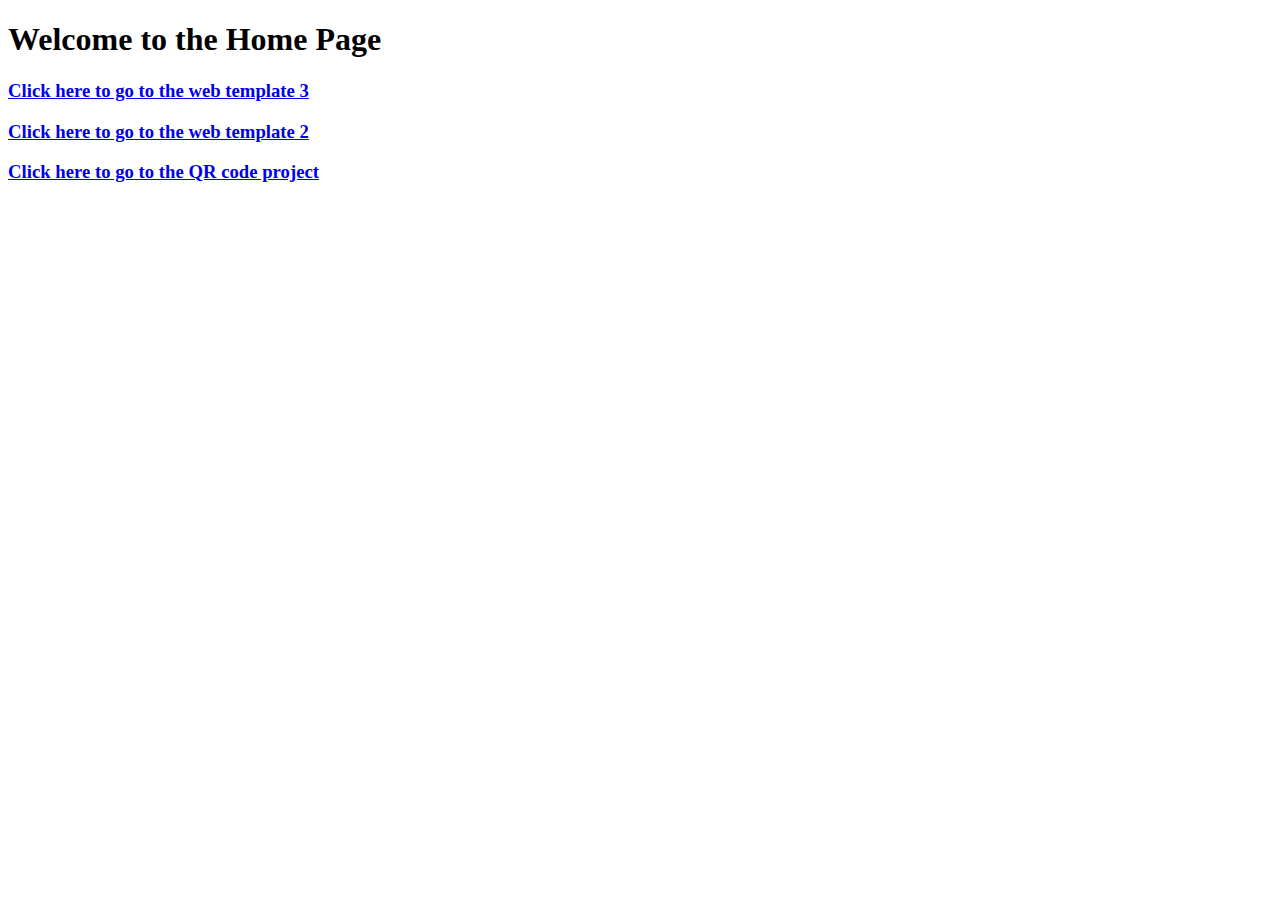
<file: index.html>
<!DOCTYPE html>
<html lang="en">
<head>
  <meta charset="UTF-8">
  <meta name="viewport" content="width=device-width, initial-scale=1.0">
  <title>Document</title>
</head>
<body>
  <h1>Welcome to the Home Page</h1>
  <h3><a href="./html-and-css-template-3/">Click here to go to the web template 3</a></h3>
  <h3><a href="./html-and-css-template-2/">Click here to go to the web template 2</a></h3>
  <h3><a href="./qr-code/">Click here to go to the QR code project</a></h3>
</body>
</html>
</file>
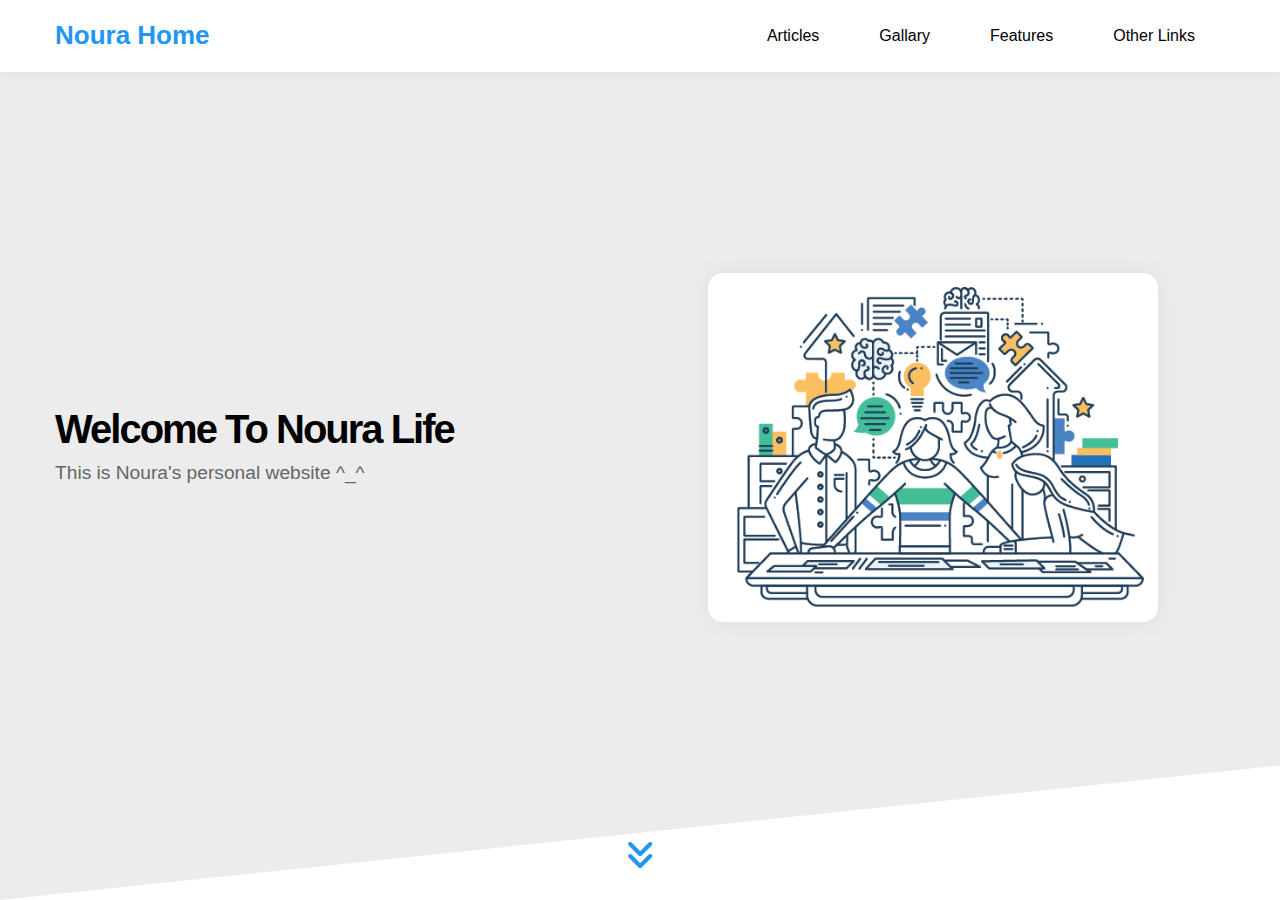
<file: html-and-css-template-3/index.html>
<!DOCTYPE html>
<html lang="en">

<head>
  <meta charset="UTF-8">
  <meta name="viewport" content="width=device-width, initial-scale=1.0">
  <link rel="stylesheet" href="./css/normalize.css">
  <link rel="stylesheet" href="./css/all.css">
  <link rel="stylesheet" href="./css/base.css">
  <title>Noura Noura :)</title>
</head>

<body>
  <!-- >>>>>>>>>>>>>>>>>>>>>>>>>>>>>>>> Header Section -->
  <header class="header">
    <div class="container">
      <a class="logo" href="./">Noura Home</a>
      <ul class="main-nav">
        <li><a href="#articles">Articles</a></li>
        <li><a href="#gallary">Gallary</a></li>
        <li><a href="#features">Features</a></li>
        <li><a href="#other">Other Links</a></li>
      </ul>
    </div>
  </header>
  <!-- >>>>>>>>>>>>>>>>>>>>>>>>>>>>>> End of Header Section -->

  <!-- >>>>>>>>>>>>>>>>>>>>>>>>>>>>>> Landing Section -->
  <div class="landing">
    <div class="container">
      <div class="text">
        <h1>Welcome To Noura Life</h1>
        <p>This is Noura's personal website ^_^</p>
      </div>
      <div class="image">
        <img src="./media/project-1.png" alt="Landing Image">
      </div>
      <a href="#articles" class="go-down">
        <i class="fas fa-angle-double-down fa-2x"></i>
      </a>
    </div>
  </div>
  <!-- >>>>>>>>>>>>>>>>>>>>>>>>>>>>>> End of Landing Section -->

</body>

</html>
</file>
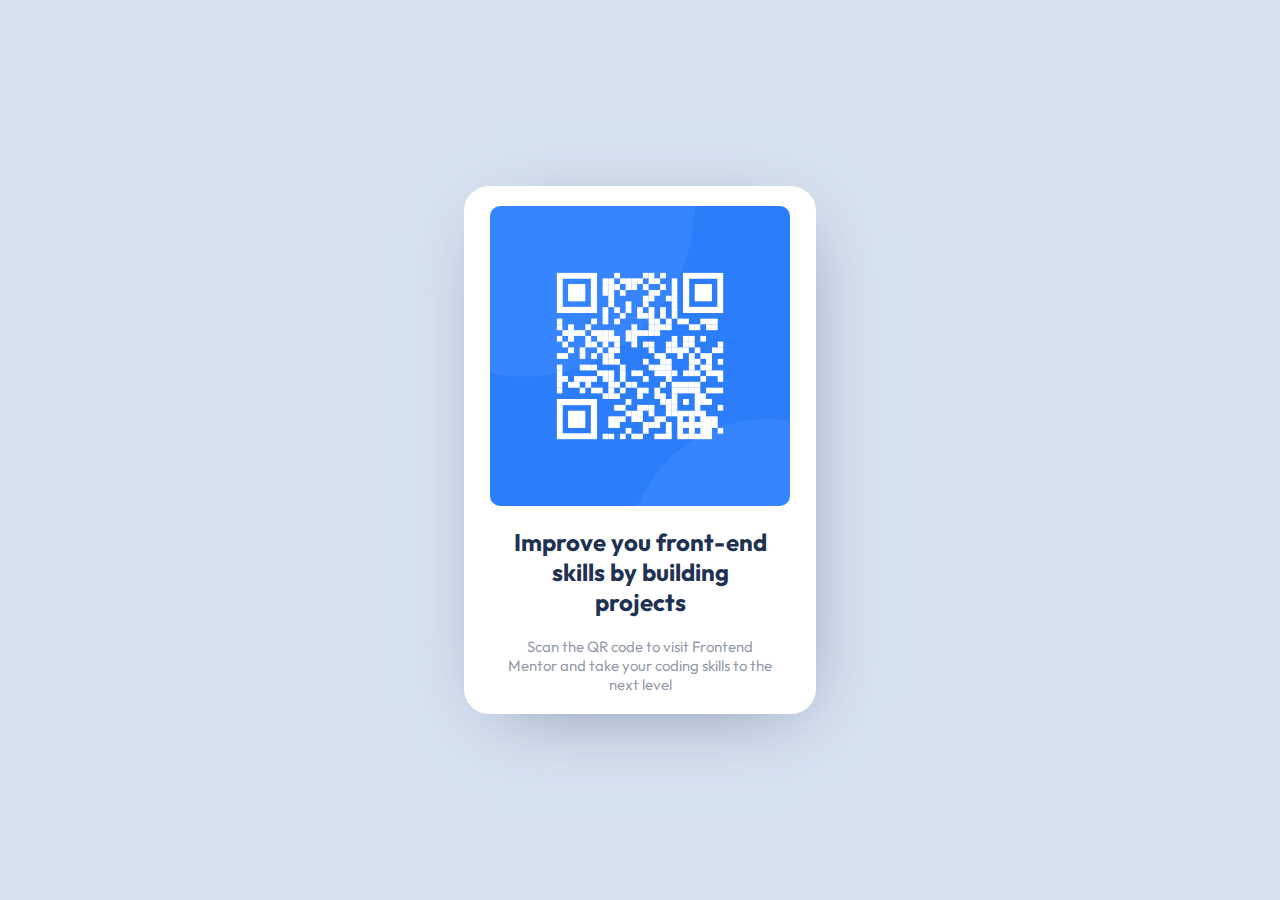
<file: QR Code/index.html>
<!DOCTYPE html>
<html lang="en">
  <head>
    <meta charset="UTF-8">
    <meta name="viewport" content="width=device-width, initial-scale=1.0"> <!-- displays site properly based on user's device -->
    <!-- Including the CSS file -->
    <link rel="stylesheet" href="./styles.css">

    <!-- Embedding the used font "Outfit" -->
    <link rel="preconnect" href="https://fonts.googleapis.com">
    <link rel="preconnect" href="https://fonts.gstatic.com" crossorigin>
    <link href="https://fonts.googleapis.com/css2?family=Outfit:wght@100..900&display=swap" rel="stylesheet">
    
    <!-- Webpage icon -->
    <link rel="icon" type="image/png" sizes="32x32" href="./images/favicon-32x32.png">
    
    <!-- Webpage title -->
    <title>Frontend Mentor | QR code component</title>
  </head>
  <body>
    <main>
      <div class="window shadow">
        <div class="box shadow">
          <img src="./images/image-qr-code.png" alt="QR-code" id="qr-code">
          <h2 class="text">Improve you front-end skills by building projects</h2>
          <p class="text hidden">Scan the QR code to visit Frontend Mentor and take your coding skills to the next level</p>
        </div>
      </div>
    </main>
  </body>
</html>
</file>
<file: html-and-css-template-3/css/base.css>
/** Defined variables */

:root {
  --main-color: #2196f3;
  --secondary-color: #1787e0;
  --dark-color: #1f2021;
  --main-transition: 0.3s;
  --large-screen: 1200px;
  --medium-screen: 992px;
  --small-screen: 768px;
  --very-small-screen: 576px;
}
 
/** >>>>>>>>>>>>>>>>>>>>>>>>>>>>>>> Start of Initialization */
* {
  -webkit-box-sizing: border-box;
  -moz-box-sizing: border-box;
  box-sizing: border-box;
  padding: 0;
  margin: 0;
}

html {
  scroll-behavior: smooth;
}

body {
  font-family: "Open Sans", sans-serif;
}

ul {
  list-style: none;
}

a {
  text-decoration: none;
}

.container {
  width: 100%;
  position: relative;
  left: 50%;
  transform: translateX(-50%);
}

/*? Container sizing */

/* Very small */

@media (max-width: 767px) {
  .container {
    max-width: 500px !important;
  }
}

/* Small */

@media (min-width: 768px) {
  .container {
    max-width: 750px !important;
  }
}

/* Medium */

@media (min-width: 992px) {
  .container {
    max-width: 970px !important;
  }
}

/* Large */

@media (min-width: 1200px) {
  .container {
    max-width: 1170px !important;
  }
}
/** >>>>>>>>>>>>>>>>>>>>>>>>>>>>>>> End of Initialization */

/** >>>>>>>>>>>>>>>>>>>>>>>>>>>>>>> Start of Header */
.header {
  background-color: white;
  color: var(--main-color);
  position: relative;
  box-shadow: 0 0 10px #ddd;
  -webkit-box-shadow: 0 0 10px #ddd;
  -moz-box-shadow: 0 0 10px #ddd;
}

.header .container {
  display: flex;
  justify-content: space-between;
  align-items: center;
  flex-wrap: wrap;
  position: relative;
}

.header .logo {
  font-size: 26px;
  font-weight: bold;
  color: var(--main-color);
  height: 72px;
  display: flex;
  justify-content: center;
  align-items: center;
}

@media (max-width: 767px) {
  .header .logo {
    width: 100%;
    text-align: center;
  }
}

.header .main-nav {
  display: flex;
  justify-content: center;
  align-items: center;
}

@media (max-width: 767px) {
  .header .main-nav {
    margin: auto;
  }
}

.header .main-nav > li > a {
  display: flex;
  justify-content: center;
  align-items: center;
  height: 72px;
  position: relative;
  color: black;
  padding: 0 30px;
  transition: var(--main-transition);
  overflow: hidden;
}

@media (max-width: 767px) {
  .header .main-nav > li > a {
    font-size: 14px;
    padding: 10px;
    height: 40px;
  }
}

.header .main-nav > li > a::before {
  content: "";
  position: absolute;
  width: 100%;
  height: 4px;
  background-color: var(--main-color);
  top: 0;
  left: -100%;
  transition: var(--main-transition);
}

.header .main-nav > li > a:hover {
  color: var(--main-color);
  background-color: #fafafa;
}

.header .main-nav > li > a:hover::before {
  left: 0;
}
/** >>>>>>>>>>>>>>>>>>>>>>>>>>>>>>> End of Header */

/** >>>>>>>>>>>>>>>>>>>>>>>>>>>>>>> Start of Landing */
.landing {
  position: relative;
}

.landing::before {
  content: "";
  position: absolute;
  top: 0;
  left: 0;
  width: 100%;
  height: 100%;
  background-color: #ececec;
  z-index: -1;
  transform: skewY(-6deg);
  transform-origin: top left;
}

.landing .container {
  min-height: calc(100vh - 72px);
  display: flex;
  align-items: center;
  padding-bottom: 72px;
}

.landing .text {
  flex: 1;
}

@media (max-width: 991px) {
  .landing .text {
    text-align: center;
  }
}

.landing .text h1 {
  font-size: 40px;
  margin: 0;
  letter-spacing: -2px;
}

@media (max-width: 1200px) {
  .landing .text h1 {
    font-size: 35px;
  }
}

.landing .text  p {
  font-size: 1.2rem;
  line-height: 1.7;
  margin: 5px 0;
  color: #666;
}

@media (max-width: 767px) {
  .landing .text p {
    font-size: 1rem;
  }
}

.landing .image {
  flex: 1;
  text-align: center;
}

@media (max-width: 991px) {
  .landing .image {
    display: none;
  }
}

.landing .image img {
  width: 450px;
  max-width: 100%;
  border-radius: 15px;
  box-shadow: 0 0 20px #ddd;
  -webkit-box-shadow: 0 0 20px #ddd;
  -moz-box-shadow: 0 0 20px #ddd;
  animation: floating-box 3.5s infinite;
}

.landing .go-down {
  color: var(--main-color);
  position: absolute;
  bottom: 30px;
  left: 50%;
  transform: translateX(-50%);
  transition: var(--main-transition);
}

.landing .go-down:hover {
  color: var(--main-color-alt);
}

.landing .go-down i {
  animation: go-down 1.5s infinite;
}

/* Animations */

@keyframes floating-box {
  0%,
  100% {
    box-shadow: 0 0 20px #ddd;
    transform: scale(1.05);
  }
  50% {
    box-shadow: 0 0 30px #bbb;
    transform: scale(1);
  }
}

@keyframes go-down {
  0%,
  10%,
  20%,
  50%,
  80%,
  100% {
    transform: translateY(0);
  }
  40%,
  60% {
    transform: translateY(-15px);
  }
}

/** >>>>>>>>>>>>>>>>>>>>>>>>>>>>>>> End of Landing */
</file>
<file: QR Code/styles.css>
*{
    box-sizing: border-box;
    margin: 0;
}

main{
    min-width: 375px;
    width: 100vw;
    height: 100vh;
    display: flex;
    justify-content: space-around;
    font-family: Outfit;
    align-items: center;
}

.window{
    width: 100%;
    height: 100%;
    background-color: hsl(212, 45%, 89%);
    display: flex;
    flex-direction: row;
    justify-content: space-around;
    align-items: center;
}

.box{
    display: flex;
    flex-direction: column;
    flex-wrap: wrap;
    justify-content: space-evenly;
    align-items: center;
    height: 33em;
    width: 22em;
    min-width: 20em;
    background-color: white;
    border-radius: 25px;
    transition-duration: 0.5s;
    transition-timing-function: ease;
}

img {
    max-width: 300px;
    border-radius: 10px;
}

.text{
    text-align: center;
    padding: 0px 40px;
    color: hsl(218, 44%, 22%);
}

h1{
    font-weight: 700;
}

.text.hidden{
    color: hsla(217, 45%, 22%, 0.5);
    font-size: 15px;
    font-weight: 400;
}

.shadow{
    box-shadow: 7px 17px 75px -30px hsl(220, 15%, 55%);
}

@media (max-width: 500px){
    .box{
        scale: 0.8;
    }
}
</file>
